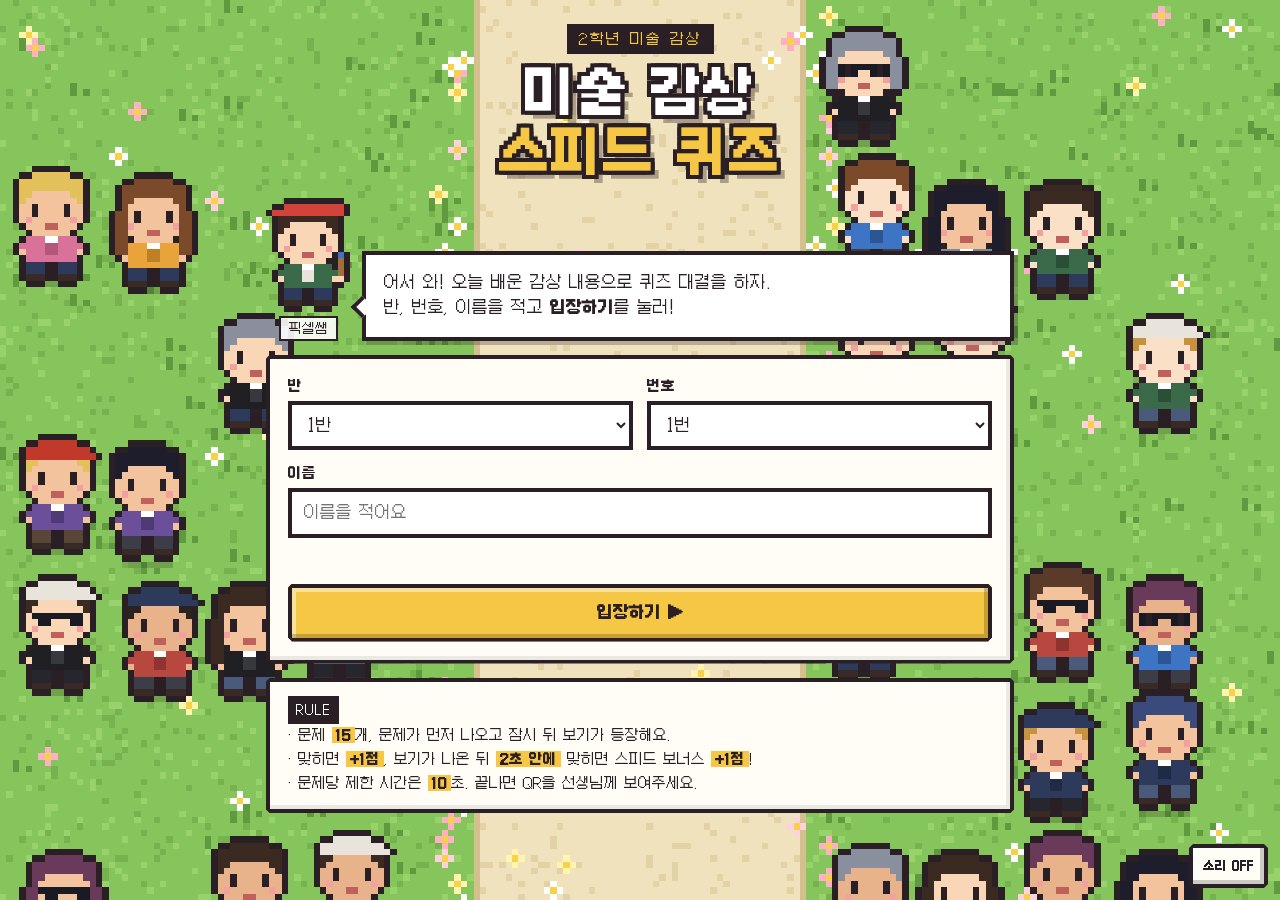
<file: pixel-art-quiz/pixel-art-quiz/index.html>
<!doctype html>
<html lang="ko">
<head>
<meta charset="utf-8">
<meta name="viewport" content="width=device-width, initial-scale=1, viewport-fit=cover">
<title>미술 감상 스피드 퀴즈</title>
<link rel="stylesheet" href="lib/style.css">
<style>
  .wrap { position: relative; z-index: 1; max-width: 780px; margin: 0 auto; padding: 16px 16px 32px; min-height: 100vh; display: flex; flex-direction: column; gap: 14px; }
  .screen { display: none; flex-direction: column; gap: 14px; }
  .screen.on { display: flex; }

  /* 타이틀 */
  .logo { text-align: center; margin-top: 8px; }
  .logo .sub { display: inline-block; background: var(--ink); color: var(--yellow); padding: 6px 12px; font-size: 14px; letter-spacing: 2px; }
  .logo h1 { margin: 10px 0 0; font-size: clamp(30px, 7vw, 52px); line-height: 1.15; color: #fff;
    text-shadow: 4px 0 0 var(--ink), -4px 0 0 var(--ink), 0 4px 0 var(--ink), 0 -4px 0 var(--ink), 4px 4px 0 var(--ink), -4px 4px 0 var(--ink), 4px -4px 0 var(--ink), -4px -4px 0 var(--ink), 8px 8px 0 rgba(42,31,36,.35); }
  .logo h1 em { font-style: normal; color: var(--yellow); }
  .npc-row { display: flex; align-items: flex-end; gap: 12px; }
  .npc { flex: none; display: flex; flex-direction: column; align-items: center; gap: 4px; }
  .npc-row .bubble { flex: 1; font-size: 16px; }
  .npc-row .bubble .tail { left: -12px; bottom: 22px; transform: rotate(45deg); }
  .form { padding: 18px; display: grid; grid-template-columns: 1fr 1fr; gap: 14px; }
  .form .full { grid-column: 1 / -1; }
  .rules { padding: 14px 18px; font-size: 14px; line-height: 1.7; }
  .rules b { background: var(--yellow); padding: 0 4px; }
  .err { color: var(--red); font-size: 14px; min-height: 18px; grid-column: 1 / -1; margin: 0; }

  /* 퀴즈 HUD */
  .hud { display: flex; align-items: center; justify-content: space-between; gap: 10px; padding: 10px 14px; font-weight: 700; }
  .hud .cell { display: flex; align-items: center; gap: 8px; font-size: 18px; }
  .hud .lab { font-size: 11px; background: var(--ink); color: #fff; padding: 3px 6px; letter-spacing: 1px; }
  .combo { color: var(--red); min-width: 70px; text-align: right; }
  .timer { height: 22px; border: var(--px) solid var(--ink); background: #fff; position: relative; overflow: hidden; }
  .timer .fill { position: absolute; inset: 0 auto 0 0; width: 100%; background: repeating-linear-gradient(90deg, var(--green) 0 10px, #4fb35a 10px 20px); }
  .timer .fill.ready { background: repeating-linear-gradient(90deg, #9aa3b0 0 10px, #aab3c0 10px 20px); }
  .timer .fill.warn { background: repeating-linear-gradient(90deg, var(--red) 0 10px, #e2584e 10px 20px); }
  .timer .speed { position: absolute; top: 0; bottom: 0; left: 0; width: 20%; border-right: 3px dashed var(--ink); pointer-events: none; }
  .timer .speed span { position: absolute; right: 4px; top: 1px; font-size: 10px; font-weight: 700; color: var(--ink); }
  .qcat { font-size: 12px; }
  #qText { font-size: clamp(18px, 3.6vw, 24px); font-weight: 700; margin: 6px 0 0; word-break: keep-all; }
  .choices { display: grid; grid-template-columns: 1fr 1fr; gap: 12px; min-height: 180px; }
  .choices.ox { grid-template-columns: 1fr 1fr; }
  .choice { display: flex; align-items: center; gap: 12px; text-align: left; background: var(--paper); font-size: clamp(16px, 3vw, 20px); padding: 14px; min-height: 76px; word-break: keep-all; }
  .choice .no { flex: none; width: 34px; height: 34px; display: grid; place-items: center; color: #fff; border: 3px solid var(--ink); font-size: 16px; }
  .choice:nth-child(1) .no { background: var(--red); }
  .choice:nth-child(2) .no { background: var(--blue); }
  .choice:nth-child(3) .no { background: #d39a12; }
  .choice:nth-child(4) .no { background: var(--green); }
  .ox .choice { justify-content: center; font-size: 64px; min-height: 140px; }
  .ox .choice:nth-child(1) { color: var(--blue); }
  .ox .choice:nth-child(2) { color: var(--red); }
  .ox .choice .no { display: none; }
  .choice.right { background: #c9f0c0; }
  .choice.wrong { background: #ffc9c4; }
  .choice:disabled { opacity: 1; }
  .choice.dim { background: #e4ded0; color: #8a7f80; }
  .choice.right { outline: 4px solid var(--green); outline-offset: -10px; }
  .ready-box { grid-column: 1 / -1; display: grid; place-items: center; font-size: 26px; font-weight: 700; color: #fff;
    text-shadow: 3px 0 0 var(--ink), -3px 0 0 var(--ink), 0 3px 0 var(--ink), 0 -3px 0 var(--ink); animation: blink .5s steps(2) infinite; }
  @keyframes blink { 50% { opacity: .35; } }

  .pop { position: fixed; left: 50%; top: 72%; transform: translate(-50%, -50%); z-index: 5; text-align: center; pointer-events: none; display: none; }
  .pop.on { display: block; animation: popin .25s steps(3); }
  .pop .big { font-size: clamp(34px, 8vw, 56px); font-weight: 700; color: #fff;
    text-shadow: 4px 0 0 var(--ink), -4px 0 0 var(--ink), 0 4px 0 var(--ink), 0 -4px 0 var(--ink), 4px 4px 0 var(--ink), -4px -4px 0 var(--ink), 4px -4px 0 var(--ink), -4px 4px 0 var(--ink); }
  .pop .big.ok { color: var(--yellow); }
  .pop .big.no { color: #ff9a90; }
  .pop .bonus { display: inline-block; margin-top: 8px; background: var(--red); color: #fff; padding: 6px 12px; border: 3px solid var(--ink); font-weight: 700; font-size: 18px; }
  @keyframes popin { from { transform: translate(-50%, -50%) scale(.6); } to { transform: translate(-50%, -50%) scale(1); } }
  .explain { font-size: 15px; padding: 12px 14px; display: none; }
  .explain.on { display: block; }

  /* 결과 */
  .banner { text-align: center; font-size: clamp(34px, 8vw, 58px); font-weight: 700; color: var(--yellow); margin: 6px 0 0;
    text-shadow: 4px 0 0 var(--ink), -4px 0 0 var(--ink), 0 4px 0 var(--ink), 0 -4px 0 var(--ink), 4px 4px 0 var(--ink), -4px -4px 0 var(--ink), 4px -4px 0 var(--ink), -4px 4px 0 var(--ink), 8px 8px 0 rgba(42,31,36,.35); }
  .result { padding: 18px; display: grid; grid-template-columns: auto 1fr; gap: 18px; align-items: center; }
  .result .who { font-size: 15px; }
  .result .score { font-size: 64px; font-weight: 700; line-height: 1; }
  .result .score small { font-size: 20px; }
  .stats { display: grid; grid-template-columns: repeat(3, 1fr); gap: 8px; grid-column: 1 / -1; }
  .stat { border: 3px solid var(--ink); padding: 8px; text-align: center; background: var(--cream); }
  .stat b { display: block; font-size: 22px; }
  .stat span { font-size: 12px; }
  .title-badge { display: inline-block; margin-top: 8px; background: var(--pink); color: #fff; padding: 4px 10px; border: 3px solid var(--ink); font-size: 14px; }
  .qrbox { padding: 16px; text-align: center; }
  .qrbox canvas { width: min(260px, 70vw); height: auto; border: 4px solid var(--ink); background: #fff; }
  .qrbox p { margin: 8px 0 0; font-size: 15px; }
  .review { padding: 14px 18px; font-size: 14px; line-height: 1.6; }
  .review h2 { font-size: 16px; margin: 0 0 8px; }
  .review ol { margin: 0; padding-left: 20px; }
  .review li { margin-bottom: 10px; }
  .review .ans { color: var(--green); font-weight: 700; }
  .review .mine { color: var(--red); }
  .row { display: flex; gap: 10px; flex-wrap: wrap; justify-content: center; }
  .sound { position: fixed; right: 12px; bottom: 12px; z-index: 6; font-size: 12px; padding: 8px 10px; min-height: 44px; }

  @media (max-width: 480px) {
    .choices { grid-template-columns: 1fr; }
    .ox { grid-template-columns: 1fr 1fr !important; }
    .form { grid-template-columns: 1fr; }
    .result { grid-template-columns: 1fr; text-align: center; }
    .result .avatar { justify-self: center; }
  }
</style>
</head>
<body>
<canvas id="bg" aria-hidden="true"></canvas>

<main class="wrap">
  <!-- 1. 타이틀 -->
  <section class="screen on" id="sTitle" aria-label="시작 화면">
    <div class="logo">
      <span class="sub">2학년 미술 감상</span>
      <h1>미술 감상<br><em>스피드 퀴즈</em></h1>
    </div>
    <div class="npc-row">
      <div class="npc"><canvas class="pixelated" id="npc1" aria-hidden="true"></canvas><span class="name-tag">픽셀쌤</span></div>
      <div class="bubble drop"><span class="tail"></span>어서 와! 오늘 배운 감상 내용으로 퀴즈 대결을 하자.<br>반, 번호, 이름을 적고 <b>입장하기</b>를 눌러!</div>
    </div>
    <form class="panel drop form" id="joinForm" autocomplete="off">
      <div><label for="fClass">반</label><select id="fClass" required></select></div>
      <div><label for="fNum">번호</label><select id="fNum" required></select></div>
      <div class="full"><label for="fName">이름</label><input id="fName" maxlength="10" placeholder="이름을 적어요" required></div>
      <p class="err" id="fErr" role="alert"></p>
      <button class="btn full" type="submit">입장하기 ▶</button>
    </form>
    <div class="panel rules">
      <span class="tag">RULE</span><br>
      · 문제 <b id="ruleCount">15</b>개, 문제가 먼저 나오고 잠시 뒤 보기가 등장해요.<br>
      · 맞히면 <b>+1점</b>, 보기가 나온 뒤 <b>2초 안에</b> 맞히면 스피드 보너스 <b>+1점</b>!<br>
      · 문제당 제한 시간은 <b id="ruleLimit">10</b>초. 끝나면 QR을 선생님께 보여주세요.
    </div>
  </section>

  <!-- 2. 퀴즈 -->
  <section class="screen" id="sQuiz" aria-label="퀴즈">
    <div class="panel hud drop">
      <div class="cell"><span class="lab">STAGE</span><span id="hQ">1/15</span></div>
      <div class="cell"><span class="lab">SCORE</span><span id="hS">0</span></div>
      <div class="cell combo" id="hC" aria-live="polite"></div>
    </div>
    <div class="timer" aria-hidden="true"><div class="fill" id="tFill"></div><div class="speed" id="tSpeed"><span>SPEED</span></div></div>
    <div class="npc-row">
      <div class="npc"><canvas class="pixelated" id="npc2" aria-hidden="true"></canvas><span class="name-tag">픽셀쌤</span></div>
      <div class="bubble drop"><span class="tail"></span><span class="tag qcat" id="qCat">영역</span><p id="qText" aria-live="polite">문제</p></div>
    </div>
    <div class="choices" id="choices"></div>
    <div class="panel explain" id="explain" aria-live="polite"></div>
  </section>

  <!-- 3. 결과 -->
  <section class="screen" id="sResult" aria-label="결과">
    <p class="banner">GAME CLEAR!</p>
    <div class="panel drop result">
      <canvas class="pixelated avatar" id="avatar" aria-hidden="true"></canvas>
      <div>
        <div class="who" id="rWho"></div>
        <div class="score" id="rScore">0<small>점</small></div>
        <span class="title-badge" id="rTitle"></span>
      </div>
      <div class="stats">
        <div class="stat"><b id="rCorrect">0</b><span>정답</span></div>
        <div class="stat"><b id="rBonus">0</b><span>스피드 보너스</span></div>
        <div class="stat"><b id="rAvg">0</b><span>평균 반응(초)</span></div>
      </div>
    </div>
    <div class="panel drop qrbox">
      <span class="tag">선생님께 보여주세요</span>
      <div style="margin-top:10px"><canvas id="qr" class="pixelated" role="img" aria-label="결과 QR 코드"></canvas></div>
      <p id="rCode"></p>
    </div>
    <div class="panel review" id="review"></div>
    <div class="row"><button class="btn white" id="againBtn" type="button">다시 도전하기</button></div>
  </section>
</main>

<div class="pop" id="pop" aria-hidden="true"><div class="big" id="popBig"></div><div class="bonus" id="popBonus">SPEED BONUS +1</div></div>
<button class="btn white sound" id="soundBtn" type="button" aria-pressed="false">소리 OFF</button>

<script src="questions.js"></script>
<script src="lib/pixel.js"></script>
<script src="lib/score.js"></script>
<script src="lib/qrcode.js"></script>
<script>
(function () {
  'use strict';
  const CFG = window.QUIZ_CONFIG;
  const BANK = window.QUESTIONS;
  const $ = (id) => document.getElementById(id);

  // ----- 배경/캐릭터 -----
  const scene = new Pixel.Scene($('bg'), { seed: 11 });
  Pixel.drawBig($('npc1'), Pixel.TEACHER_LOOK, 6);
  Pixel.drawBig($('npc2'), Pixel.TEACHER_LOOK, 5);

  // ----- 저장소(실패해도 동작) -----
  const store = {
    get(k) { try { return localStorage.getItem(k); } catch (e) { return null; } },
    set(k, v) { try { localStorage.setItem(k, v); } catch (e) { /* 무시 */ } }
  };

  // ----- 소리 (8비트 효과음) -----
  let soundOn = store.get('asq_sound') === '1';
  let actx = null;
  function beep(freqs, dur) {
    if (!soundOn) return;
    try {
      actx = actx || new (window.AudioContext || window.webkitAudioContext)();
      let t = actx.currentTime;
      freqs.forEach((f) => {
        const o = actx.createOscillator(), g = actx.createGain();
        o.type = 'square'; o.frequency.value = f;
        g.gain.setValueAtTime(0.06, t); g.gain.exponentialRampToValueAtTime(0.001, t + dur);
        o.connect(g); g.connect(actx.destination); o.start(t); o.stop(t + dur);
        t += dur * 0.8;
      });
    } catch (e) { /* 무시 */ }
  }
  const SFX = { ok: () => beep([660, 880], 0.09), bonus: () => beep([660, 880, 1320], 0.08), no: () => beep([220, 160], 0.14), clear: () => beep([523, 659, 784, 1047], 0.12) };
  function renderSound() { $('soundBtn').textContent = soundOn ? '소리 ON' : '소리 OFF'; $('soundBtn').setAttribute('aria-pressed', String(soundOn)); }
  $('soundBtn').addEventListener('click', () => { soundOn = !soundOn; store.set('asq_sound', soundOn ? '1' : '0'); renderSound(); beep([880], 0.06); });
  renderSound();

  // ----- 타이틀 폼 -----
  for (let i = 1; i <= (CFG.classCount || 4); i++) $('fClass').insertAdjacentHTML('beforeend', `<option value="${i}">${i}반</option>`);
  for (let i = 1; i <= (CFG.maxNumber || 25); i++) $('fNum').insertAdjacentHTML('beforeend', `<option value="${i}">${i}번</option>`);
  const last = JSON.parse(store.get('asq_last') || 'null');
  if (last && last.c <= (CFG.classCount || 4) && last.n <= (CFG.maxNumber || 25)) { $('fClass').value = last.c; $('fNum').value = last.n; $('fName').value = last.nm; }
  $('ruleCount').textContent = CFG.questionsPerGame;
  $('ruleLimit').textContent = Math.round(CFG.limitMs / 1000);

  let player = null;
  $('joinForm').addEventListener('submit', (e) => {
    e.preventDefault();
    const nm = $('fName').value.trim().replace(/\s+/g, '');
    if (nm.length < 2) { $('fErr').textContent = '이름을 2글자 이상 적어 주세요.'; return; }
    $('fErr').textContent = '';
    player = { c: +$('fClass').value, n: +$('fNum').value, nm };
    store.set('asq_last', JSON.stringify(player));
    startGame();
  });

  // ----- 문제 뽑기: 영역별로 고르게 -----
  function shuffle(a) { a = a.slice(); for (let i = a.length - 1; i > 0; i--) { const j = Math.floor(Math.random() * (i + 1)); [a[i], a[j]] = [a[j], a[i]]; } return a; }
  function pickQuestions(n) {
    const byCat = {};
    BANK.forEach((q) => { (byCat[q.cat] = byCat[q.cat] || []).push(q); });
    const pools = shuffle(Object.keys(byCat)).map((k) => shuffle(byCat[k]));
    const out = [];
    while (out.length < n && pools.some((p) => p.length)) {
      for (const p of pools) { if (p.length && out.length < n) out.push(p.pop()); }
    }
    // 보기 순서도 섞기 (O/X는 그대로)
    return shuffle(out).map((q) => {
      if (q.c.length === 2 && q.c[0] === 'O') return Object.assign({}, q);
      const order = shuffle(q.c.map((_, i) => i));
      return Object.assign({}, q, { c: order.map((i) => q.c[i]), a: order.indexOf(q.a) });
    });
  }

  // ----- 게임 진행 -----
  let qs = [], idx = 0, score = 0, correct = 0, bonus = 0, combo = 0, totalMs = 0, log = [];
  let phase = 'idle', shownAt = 0, timerRAF = 0, readyTO = 0;

  function show(id) {
    ['sTitle', 'sQuiz', 'sResult'].forEach((s) => $(s).classList.toggle('on', s === id));
    window.scrollTo(0, 0);
  }

  function startGame() {
    qs = pickQuestions(CFG.questionsPerGame);
    idx = 0; score = 0; correct = 0; bonus = 0; combo = 0; totalMs = 0; log = [];
    scene.cheer = false;
    $('tSpeed').style.width = (CFG.speedMs / CFG.limitMs * 100) + '%';
    show('sQuiz');
    nextQ();
  }

  function nextQ() {
    const q = qs[idx];
    $('hQ').textContent = (idx + 1) + '/' + qs.length;
    $('hS').textContent = score;
    $('hC').textContent = combo >= 2 ? combo + ' COMBO' : '';
    $('qCat').textContent = q.cat;
    $('qText').textContent = q.q;
    $('explain').classList.remove('on');
    const box = $('choices');
    box.className = 'choices' + (q.c[0] === 'O' && q.c.length === 2 ? ' ox' : '');
    box.innerHTML = '<div class="ready-box">READY...</div>';
    phase = 'ready';
    const fill = $('tFill');
    fill.className = 'fill ready'; fill.style.width = '0%';
    const t0 = performance.now();
    cancelAnimationFrame(timerRAF);
    (function readyAnim() {
      const p = Math.min(1, (performance.now() - t0) / CFG.readyMs);
      fill.style.width = (p * 100) + '%';
      if (phase === 'ready' && p < 1) timerRAF = requestAnimationFrame(readyAnim);
    })();
    clearTimeout(readyTO);
    readyTO = setTimeout(showChoices, CFG.readyMs);
  }

  function showChoices() {
    const q = qs[idx];
    const box = $('choices');
    box.innerHTML = '';
    q.c.forEach((txt, i) => {
      const b = document.createElement('button');
      b.type = 'button'; b.className = 'btn choice';
      b.innerHTML = '<span class="no">' + (i + 1) + '</span><span></span>';
      b.lastChild.textContent = txt;
      b.setAttribute('aria-label', (i + 1) + '번 ' + txt);
      b.addEventListener('pointerdown', (e) => { e.preventDefault(); answer(i); });
      b.addEventListener('click', () => answer(i)); // 키보드용
      box.appendChild(b);
    });
    phase = 'answer';
    shownAt = performance.now();
    const fill = $('tFill');
    fill.className = 'fill';
    cancelAnimationFrame(timerRAF);
    (function tick() {
      if (phase !== 'answer') return;
      const el = performance.now() - shownAt;
      const left = Math.max(0, 1 - el / CFG.limitMs);
      fill.style.width = (left * 100) + '%';
      fill.className = 'fill' + (left < 0.3 ? ' warn' : '');
      if (el >= CFG.limitMs) { answer(-1); return; }
      timerRAF = requestAnimationFrame(tick);
    })();
  }

  function answer(i) {
    if (phase !== 'answer') return;
    phase = 'feedback';
    cancelAnimationFrame(timerRAF);
    const q = qs[idx];
    const ms = Math.min(CFG.limitMs, Math.round(performance.now() - shownAt));
    totalMs += ms;
    const ok = i === q.a;
    const fast = ok && ms <= CFG.speedMs;
    if (ok) { score += 1; correct += 1; combo += 1; } else { combo = 0; }
    if (fast) { score += 1; bonus += 1; }
    log.push({ q, pick: i, ok, ms });

    const btns = $('choices').querySelectorAll('.choice');
    btns.forEach((b, k) => {
      b.disabled = true;
      if (k === q.a) b.classList.add('right');
      else if (k === i) b.classList.add('wrong');
      else b.classList.add('dim');
    });
    $('hS').textContent = score;
    $('hC').textContent = combo >= 2 ? combo + ' COMBO' : '';

    const big = $('popBig');
    big.className = 'big ' + (ok ? 'ok' : 'no');
    big.textContent = ok ? '정답! +1' : (i === -1 ? '시간 초과!' : '아쉬워요!');
    $('popBonus').style.display = fast ? 'inline-block' : 'none';
    const pop = $('pop');
    pop.classList.remove('on'); void pop.offsetWidth; pop.classList.add('on');
    if (fast) SFX.bonus(); else if (ok) SFX.ok(); else SFX.no();

    if (!ok) { $('explain').textContent = '정답: ' + q.c[q.a] + ' · ' + q.e; $('explain').classList.add('on'); }
    setTimeout(() => {
      pop.classList.remove('on');
      idx += 1;
      if (idx < qs.length) nextQ(); else finish();
    }, ok ? 1300 : 2600);
  }

  // ----- 결과 -----
  function rankTitle(pct) {
    if (pct >= 0.9) return '전설의 큐레이터';
    if (pct >= 0.75) return '미술관 도슨트';
    if (pct >= 0.55) return '열정 감상가';
    if (pct >= 0.35) return '견습 감상가';
    return '미술관 첫 방문자';
  }

  function finish() {
    phase = 'done';
    scene.cheer = true;
    SFX.clear();
    const key = 'asq_try_' + player.c + '_' + player.n;
    const attempt = (parseInt(store.get(key) || '0', 10) || 0) + 1;
    store.set(key, String(attempt));

    const rec = { c: player.c, n: player.n, nm: player.nm, s: score, k: correct, b: bonus, q: qs.length, t: totalMs, a: attempt, d: Date.now() };
    const max = qs.length * 2;
    $('rWho').textContent = player.c + '반 ' + player.n + '번 ' + player.nm + (attempt > 1 ? ' · ' + attempt + '회차' : '');
    $('rScore').innerHTML = score + '<small>점 / ' + max + '</small>';
    $('rTitle').textContent = rankTitle(score / max);
    $('rCorrect').textContent = correct + '/' + qs.length;
    $('rBonus').textContent = bonus;
    $('rAvg').textContent = (totalMs / qs.length / 1000).toFixed(1);
    Pixel.drawBig($('avatar'), Pixel.makeLook(Pixel.hashStr(player.nm + player.c + player.n)), 6);

    drawQR($('qr'), ScoreCode.encode(rec));
    $('rCode').textContent = '점수 ' + score + ' · 총 반응 ' + (totalMs / 1000).toFixed(1) + '초';

    const wrong = log.filter((l) => !l.ok);
    const rv = $('review');
    rv.innerHTML = '';
    const h = document.createElement('h2');
    h.textContent = wrong.length ? '다시 보는 오답 노트 (' + wrong.length + '개)' : '오답 없음! 완벽해요';
    rv.appendChild(h);
    if (wrong.length) {
      const ol = document.createElement('ol');
      wrong.forEach((l) => {
        const li = document.createElement('li');
        const q = document.createElement('div'); q.textContent = l.q.q;
        const a = document.createElement('div'); a.className = 'ans'; a.textContent = '정답: ' + l.q.c[l.q.a];
        const m = document.createElement('div'); m.className = 'mine'; m.textContent = '내 답: ' + (l.pick < 0 ? '시간 초과' : l.q.c[l.pick]);
        const e = document.createElement('div'); e.textContent = l.q.e;
        li.append(q, a, m, e); ol.appendChild(li);
      });
      rv.appendChild(ol);
    }
    show('sResult');
  }

  function drawQR(canvas, text) {
    const qr = qrcode(0, 'M');
    qr.addData(text, 'Byte');
    qr.make();
    const n = qr.getModuleCount(), quiet = 4, cell = 8;
    const size = (n + quiet * 2) * cell;
    canvas.width = size; canvas.height = size;
    const c = canvas.getContext('2d');
    c.fillStyle = '#fff'; c.fillRect(0, 0, size, size);
    c.fillStyle = '#000';
    for (let r = 0; r < n; r++) for (let k = 0; k < n; k++) if (qr.isDark(r, k)) c.fillRect((k + quiet) * cell, (r + quiet) * cell, cell, cell);
  }

  $('againBtn').addEventListener('click', () => { show('sTitle'); scene.cheer = false; });

  // 테스트용 훅
  window.__quiz = { pickQuestions, get state() { return { idx, score, correct, bonus, totalMs, phase }; }, answerCorrect() { if (phase === 'answer') answer(qs[idx].a); } };
})();
</script>
</body>
</html>
</file>
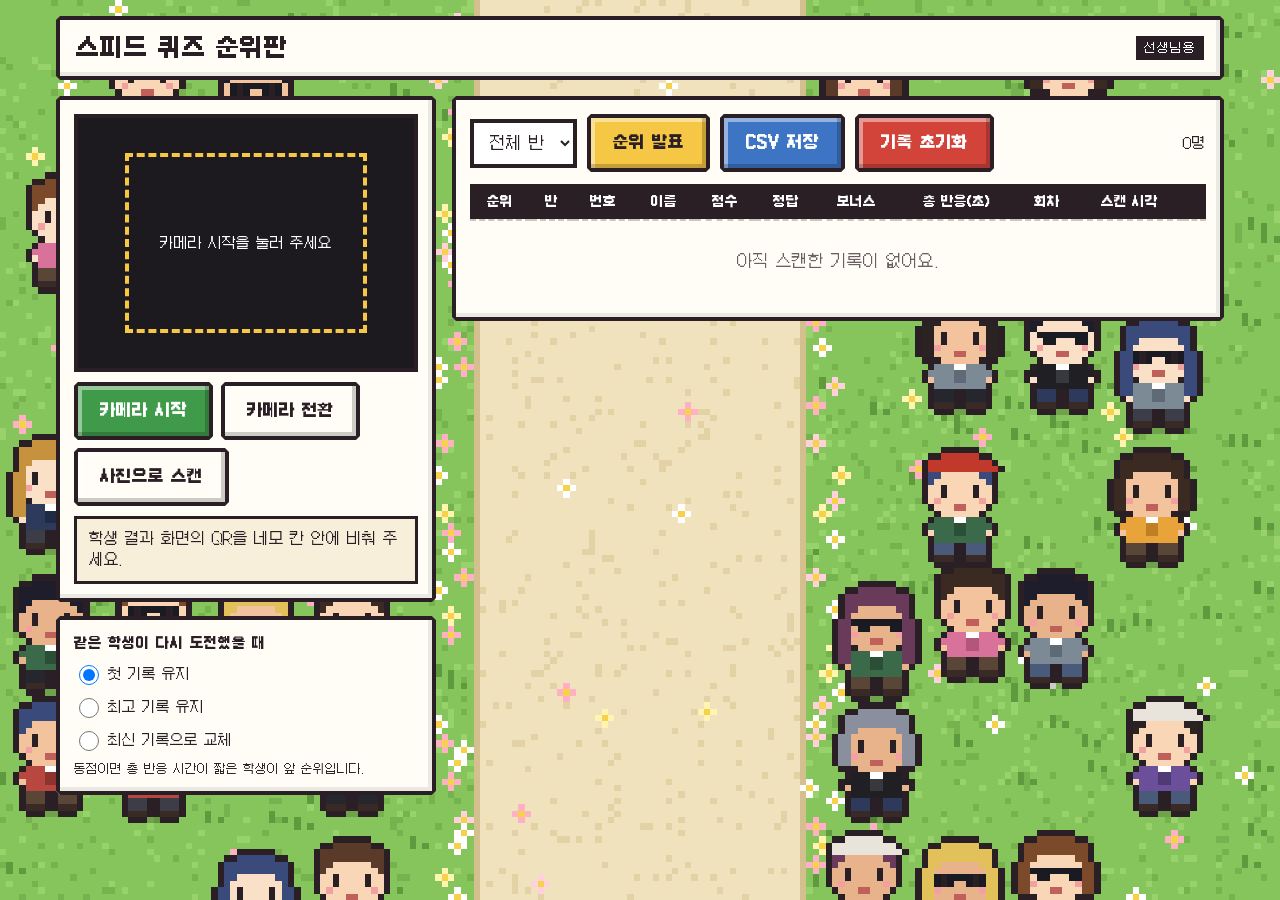
<file: pixel-art-quiz/pixel-art-quiz/teacher.html>
<!doctype html>
<html lang="ko">
<head>
<meta charset="utf-8">
<meta name="viewport" content="width=device-width, initial-scale=1">
<title>스피드 퀴즈 순위판</title>
<link rel="stylesheet" href="lib/style.css">
<style>
  .wrap { position: relative; z-index: 1; max-width: 1200px; margin: 0 auto; padding: 16px; display: grid; grid-template-columns: minmax(280px, 380px) 1fr; gap: 16px; align-items: start; }
  header { grid-column: 1 / -1; display: flex; align-items: center; justify-content: space-between; gap: 12px; flex-wrap: wrap; padding: 12px 16px; }
  header h1 { margin: 0; font-size: 24px; }
  .side { display: flex; flex-direction: column; gap: 14px; }
  .cam { padding: 14px; display: flex; flex-direction: column; gap: 10px; }
  .view { position: relative; background: #1d1a1f; aspect-ratio: 4 / 3; border: 4px solid var(--ink); overflow: hidden; display: grid; place-items: center; color: #fff; font-size: 14px; text-align: center; }
  .view video { position: absolute; inset: 0; width: 100%; height: 100%; object-fit: cover; }
  .view .frame { position: absolute; inset: 14%; border: 4px dashed var(--yellow); pointer-events: none; }
  .msg { min-height: 52px; padding: 10px 12px; border: 3px solid var(--ink); background: var(--cream); font-size: 15px; line-height: 1.4; }
  .msg.ok { background: #c9f0c0; }
  .msg.bad { background: #ffc9c4; }
  .msg.dup { background: #fff0b0; }
  .opts { padding: 14px; display: flex; flex-direction: column; gap: 10px; font-size: 14px; }
  .opts .r { display: flex; gap: 8px; align-items: center; }
  .opts .r label { margin: 0; font-weight: 400; display: flex; gap: 6px; align-items: center; }
  .opts input[type=radio] { width: 20px; min-height: 20px; height: 20px; }
  .board { padding: 14px; }
  .toolbar { display: flex; gap: 10px; flex-wrap: wrap; align-items: center; margin-bottom: 12px; }
  .toolbar select { width: auto; }
  .count { margin-left: auto; font-size: 14px; }
  .tbl-wrap { overflow-x: auto; }
  table { width: 100%; border-collapse: collapse; font-size: 15px; }
  th, td { padding: 9px 8px; border-bottom: 2px dashed rgba(42,31,36,.25); text-align: center; white-space: nowrap; }
  th { background: var(--ink); color: #fff; font-size: 13px; position: sticky; top: 0; }
  td.nm { text-align: left; }
  .medal { display: inline-grid; place-items: center; width: 30px; height: 30px; border: 3px solid var(--ink); font-weight: 700; }
  .m1 { background: #f6c744; } .m2 { background: #d8dde4; } .m3 { background: #d99a5b; }
  tr.new td { animation: flash 1s steps(4); }
  @keyframes flash { 0%, 50% { background: #fff0b0; } }
  .del { font: inherit; background: none; border: 0; color: var(--red); cursor: pointer; min-height: 32px; text-decoration: underline; }
  .empty { padding: 30px; text-align: center; color: #6b5f63; }

  /* 순위 발표 (전체화면) */
  .stage { position: fixed; inset: 0; z-index: 20; display: none; flex-direction: column; align-items: center; justify-content: flex-start; padding: 28px 16px; overflow: auto; }
  .stage.on { display: flex; }
  body.staging .wrap { visibility: hidden; }
  .stage h2 { font-size: clamp(32px, 5vw, 60px); margin: 0 0 20px; color: var(--yellow);
    text-shadow: 4px 0 0 var(--ink), -4px 0 0 var(--ink), 0 4px 0 var(--ink), 0 -4px 0 var(--ink), 4px 4px 0 var(--ink), -4px -4px 0 var(--ink), 4px -4px 0 var(--ink), -4px 4px 0 var(--ink); }
  .podium { display: flex; align-items: flex-end; gap: 18px; margin-bottom: 22px; flex-wrap: wrap; justify-content: center; }
  .pod { display: flex; flex-direction: column; align-items: center; gap: 6px; }
  .pod .block { width: 150px; display: grid; place-items: center; font-size: 40px; font-weight: 700; border: 4px solid var(--ink); }
  .pod .who { background: #fff; border: 3px solid var(--ink); padding: 6px 10px; font-size: 18px; text-align: center; }
  .pod .who small { display: block; font-size: 14px; }
  .rest { width: min(720px, 100%); padding: 12px 16px; font-size: 18px; }
  .rest div { display: flex; justify-content: space-between; padding: 6px 0; border-bottom: 2px dashed rgba(42,31,36,.25); }
  .stage .close { position: fixed; right: 16px; top: 16px; }
  @media (max-width: 820px) { .wrap { grid-template-columns: 1fr; } }
</style>
</head>
<body>
<canvas id="bg" aria-hidden="true"></canvas>

<main class="wrap">
  <header class="panel drop">
    <h1>스피드 퀴즈 순위판</h1>
    <span class="tag">선생님용</span>
  </header>

  <div class="side">
    <section class="panel drop cam" aria-label="QR 스캔">
      <div class="view" id="view">카메라 시작을 눌러 주세요<video id="video" playsinline muted></video><div class="frame"></div></div>
      <div class="row" style="display:flex;gap:8px;flex-wrap:wrap">
        <button class="btn green" id="camBtn" type="button">카메라 시작</button>
        <button class="btn white" id="flipBtn" type="button">카메라 전환</button>
        <label class="btn white" for="fileIn" style="margin:0;display:inline-flex;align-items:center">사진으로 스캔</label>
        <input class="sr-only" type="file" id="fileIn" accept="image/*" capture="environment">
      </div>
      <div class="msg" id="msg" role="status" aria-live="polite">학생 결과 화면의 QR을 네모 칸 안에 비춰 주세요.</div>
    </section>

    <section class="panel opts" aria-label="설정">
      <b>같은 학생이 다시 도전했을 때</b>
      <div class="r"><label><input type="radio" name="dup" value="first" checked> 첫 기록 유지</label></div>
      <div class="r"><label><input type="radio" name="dup" value="best"> 최고 기록 유지</label></div>
      <div class="r"><label><input type="radio" name="dup" value="latest"> 최신 기록으로 교체</label></div>
      <small>동점이면 총 반응 시간이 짧은 학생이 앞 순위입니다.</small>
    </section>
  </div>

  <section class="panel drop board" aria-label="순위">
    <div class="toolbar">
      <label for="clsSel" class="sr-only">반 선택</label>
      <select id="clsSel"><option value="all">전체 반</option></select>
      <button class="btn" id="showBtn" type="button">순위 발표</button>
      <button class="btn blue" id="csvBtn" type="button">CSV 저장</button>
      <button class="btn red" id="clearBtn" type="button">기록 초기화</button>
      <span class="count" id="count">0명</span>
    </div>
    <div class="tbl-wrap">
      <table>
        <thead><tr><th>순위</th><th>반</th><th>번호</th><th>이름</th><th>점수</th><th>정답</th><th>보너스</th><th>총 반응(초)</th><th>회차</th><th>스캔 시각</th><th></th></tr></thead>
        <tbody id="tbody"></tbody>
      </table>
      <div class="empty" id="empty">아직 스캔한 기록이 없어요.</div>
    </div>
  </section>
</main>

<section class="stage" id="stage" aria-label="순위 발표">
  <button class="btn white close" id="closeStage" type="button">닫기</button>
  <h2 id="stageTitle">TOP RANKING</h2>
  <div class="podium" id="podium"></div>
  <div class="panel rest" id="rest"></div>
</section>

<script src="lib/pixel.js"></script>
<script src="lib/score.js"></script>
<script src="lib/jsQR.js"></script>
<script>
(function () {
  'use strict';
  const $ = (id) => document.getElementById(id);
  const scene = new Pixel.Scene($('bg'), { seed: 5, crowd: 34 });

  const KEY = 'asq_teacher_records';
  const store = {
    get() { try { return JSON.parse(localStorage.getItem(KEY) || '[]'); } catch (e) { return []; } },
    set(v) { try { localStorage.setItem(KEY, JSON.stringify(v)); } catch (e) { /* 무시 */ } }
  };
  let records = store.get();
  let lastId = null;

  const idOf = (r) => r.c + '-' + r.n;
  const better = (a, b) => (b.s - a.s) || (a.t - b.t); // 음수면 a가 앞
  function ranked(list) {
    const sorted = list.slice().sort(better);
    let rank = 0;
    return sorted.map((r, i) => {
      if (i === 0 || better(sorted[i - 1], r) !== 0) rank = i + 1;
      return Object.assign({ rank }, r);
    });
  }

  // ----- 메시지 / 효과음 -----
  function say(text, kind) { const m = $('msg'); m.textContent = text; m.className = 'msg' + (kind ? ' ' + kind : ''); }
  let actx = null;
  function beep(f) { try { actx = actx || new (window.AudioContext || window.webkitAudioContext)(); const o = actx.createOscillator(), g = actx.createGain(); o.type = 'square'; o.frequency.value = f; g.gain.setValueAtTime(0.05, actx.currentTime); g.gain.exponentialRampToValueAtTime(0.001, actx.currentTime + 0.15); o.connect(g); g.connect(actx.destination); o.start(); o.stop(actx.currentTime + 0.15); } catch (e) { /* 무시 */ } }

  // ----- 기록 추가 -----
  let lastText = '', lastTime = 0;
  function handleText(text) {
    const now = Date.now();
    if (text === lastText && now - lastTime < 4000) return; // 같은 QR 연속 인식 방지
    lastText = text; lastTime = now;
    const res = ScoreCode.decode(text);
    if (!res.ok) { say('인식 실패: ' + res.err, 'bad'); beep(180); return; }
    const r = res.rec;
    if (typeof r.s !== 'number' || r.s > r.q * 2 || r.k > r.q || r.b > r.k) { say('점수 값이 올바르지 않아요 (변조 의심)', 'bad'); beep(180); return; }
    const rec = { c: r.c, n: r.n, nm: r.nm, s: r.s, k: r.k, b: r.b, q: r.q, t: r.t, a: r.a, d: r.d, at: now };
    const who = r.c + '반 ' + r.n + '번 ' + r.nm;
    const i = records.findIndex((x) => idOf(x) === idOf(rec));
    const mode = document.querySelector('input[name=dup]:checked').value;
    if (i >= 0) {
      const old = records[i];
      if (old.d === rec.d) { say(who + ' : 이미 등록된 QR이에요.', 'dup'); beep(330); return; }
      let replace = mode === 'latest' || (mode === 'best' && better(rec, old) < 0);
      if (replace) { records[i] = rec; say(who + ' : 기록 교체 → ' + rec.s + '점 (' + rec.a + '회차)', 'dup'); }
      else { say(who + ' : 이미 등록됨. 기존 기록 ' + old.s + '점 유지 (이번 ' + rec.s + '점)', 'dup'); beep(330); return; }
    } else {
      records.push(rec);
      say(who + ' : ' + rec.s + '점 등록 완료!', 'ok');
    }
    lastId = idOf(rec);
    beep(880);
    store.set(records);
    render();
  }

  // ----- 표 그리기 -----
  function filtered() {
    const v = $('clsSel').value;
    return v === 'all' ? records : records.filter((r) => String(r.c) === v);
  }
  function render() {
    const classes = Array.from(new Set(records.map((r) => r.c))).sort((a, b) => a - b);
    const cur = $('clsSel').value;
    $('clsSel').innerHTML = '<option value="all">전체 반</option>' + classes.map((c) => `<option value="${c}">${c}반</option>`).join('');
    $('clsSel').value = classes.map(String).includes(cur) ? cur : 'all';

    const list = ranked(filtered());
    const tb = $('tbody'); tb.innerHTML = '';
    list.forEach((r) => {
      const tr = document.createElement('tr');
      if (idOf(r) === lastId) tr.className = 'new';
      const rankCell = r.rank <= 3 ? `<span class="medal m${r.rank}">${r.rank}</span>` : r.rank;
      const t = new Date(r.at);
      tr.innerHTML = `<td>${rankCell}</td><td>${r.c}</td><td>${r.n}</td><td class="nm"></td><td><b>${r.s}</b></td><td>${r.k}/${r.q}</td><td>${r.b}</td><td>${(r.t / 1000).toFixed(1)}</td><td>${r.a || 1}</td><td>${t.getHours()}:${String(t.getMinutes()).padStart(2, '0')}</td><td><button class="del" type="button">삭제</button></td>`;
      tr.querySelector('.nm').textContent = r.nm;
      tr.querySelector('.del').setAttribute('aria-label', r.nm + ' 기록 삭제');
      tr.querySelector('.del').addEventListener('click', (e) => {
        const b = e.currentTarget;
        if (b.dataset.armed) { records = records.filter((x) => idOf(x) !== idOf(r)); store.set(records); render(); }
        else { b.dataset.armed = '1'; b.textContent = '정말 삭제?'; setTimeout(() => { b.textContent = '삭제'; delete b.dataset.armed; }, 3000); }
      });
      tb.appendChild(tr);
    });
    $('empty').style.display = list.length ? 'none' : 'block';
    $('count').textContent = list.length + '명';
  }
  $('clsSel').addEventListener('change', render);

  // ----- 카메라 스캔 -----
  const video = $('video');
  const work = document.createElement('canvas');
  const wctx = work.getContext('2d', { willReadFrequently: true });
  let stream = null, facing = 'environment', scanning = false;

  async function startCam() {
    stopCam();
    try {
      stream = await navigator.mediaDevices.getUserMedia({ video: { facingMode: facing, width: { ideal: 1280 }, height: { ideal: 720 } }, audio: false });
      video.srcObject = stream; await video.play();
      scanning = true; $('camBtn').textContent = '카메라 끄기';
      say('스캔 준비 완료! QR을 비춰 주세요.');
      requestAnimationFrame(scanLoop);
    } catch (e) {
      say('카메라를 켤 수 없어요. 주소가 https 인지, 카메라 권한을 허용했는지 확인해 주세요. "사진으로 스캔"도 쓸 수 있어요.', 'bad');
    }
  }
  function stopCam() {
    scanning = false;
    if (stream) stream.getTracks().forEach((t) => t.stop());
    stream = null; $('camBtn').textContent = '카메라 시작';
  }
  let lastScan = 0;
  function scanLoop(ts) {
    if (!scanning) return;
    if (ts - lastScan > 180 && video.readyState >= 2) {
      lastScan = ts;
      const w = video.videoWidth, h = video.videoHeight;
      const scale = Math.min(1, 800 / Math.max(w, h));
      work.width = Math.round(w * scale); work.height = Math.round(h * scale);
      wctx.drawImage(video, 0, 0, work.width, work.height);
      const img = wctx.getImageData(0, 0, work.width, work.height);
      const code = jsQR(img.data, img.width, img.height, { inversionAttempts: 'dontInvert' });
      if (code && code.data) handleText(code.data);
    }
    requestAnimationFrame(scanLoop);
  }
  $('camBtn').addEventListener('click', () => (scanning ? stopCam() : startCam()));
  $('flipBtn').addEventListener('click', () => { facing = facing === 'environment' ? 'user' : 'environment'; if (scanning) startCam(); });

  $('fileIn').addEventListener('change', (e) => {
    const f = e.target.files && e.target.files[0];
    if (!f) return;
    const img = new Image();
    img.onload = () => {
      const scale = Math.min(1, 1400 / Math.max(img.width, img.height));
      work.width = Math.round(img.width * scale); work.height = Math.round(img.height * scale);
      wctx.drawImage(img, 0, 0, work.width, work.height);
      const d = wctx.getImageData(0, 0, work.width, work.height);
      const code = jsQR(d.data, d.width, d.height);
      lastText = '';
      if (code && code.data) handleText(code.data); else say('사진에서 QR을 찾지 못했어요. 더 가까이 찍어 주세요.', 'bad');
      URL.revokeObjectURL(img.src);
    };
    img.src = URL.createObjectURL(f);
    e.target.value = '';
  });

  // ----- CSV / 초기화 -----
  $('csvBtn').addEventListener('click', () => {
    const list = ranked(filtered());
    const rows = [['순위', '반', '번호', '이름', '점수', '정답수', '문항수', '스피드보너스', '총반응(초)', '회차', '스캔시각']]
      .concat(list.map((r) => [r.rank, r.c, r.n, r.nm, r.s, r.k, r.q, r.b, (r.t / 1000).toFixed(1), r.a || 1, new Date(r.at).toLocaleString('ko-KR')]));
    const csv = '﻿' + rows.map((r) => r.map((v) => '"' + String(v).replace(/"/g, '""') + '"').join(',')).join('\r\n');
    const a = document.createElement('a');
    a.href = URL.createObjectURL(new Blob([csv], { type: 'text/csv;charset=utf-8' }));
    const d = new Date();
    a.download = '스피드퀴즈_순위_' + ($('clsSel').value === 'all' ? '전체' : $('clsSel').value + '반') + '_' + d.getFullYear() + String(d.getMonth() + 1).padStart(2, '0') + String(d.getDate()).padStart(2, '0') + '.csv';
    document.body.appendChild(a); a.click(); a.remove();
  });
  $('clearBtn').addEventListener('click', (e) => {
    const b = e.currentTarget;
    if (b.dataset.armed) { records = []; store.set(records); lastId = null; render(); say('기록을 모두 지웠어요.'); b.textContent = '기록 초기화'; delete b.dataset.armed; }
    else { b.dataset.armed = '1'; b.textContent = '한 번 더 누르면 삭제'; setTimeout(() => { b.textContent = '기록 초기화'; delete b.dataset.armed; }, 3000); }
  });

  // ----- 순위 발표 -----
  $('showBtn').addEventListener('click', () => {
    const list = ranked(filtered());
    $('stageTitle').textContent = ($('clsSel').value === 'all' ? '' : $('clsSel').value + '반 ') + 'TOP RANKING';
    const pod = $('podium'); pod.innerHTML = '';
    const order = [1, 0, 2]; // 2등-1등-3등 배치
    const heights = [170, 120, 90], colors = ['#f6c744', '#d8dde4', '#d99a5b'];
    order.forEach((i) => {
      const r = list[i]; if (!r) return;
      const el = document.createElement('div'); el.className = 'pod';
      const cv = document.createElement('canvas'); cv.className = 'pixelated';
      Pixel.drawBig(cv, Pixel.makeLook(Pixel.hashStr(r.nm + r.c + r.n)), 6);
      const who = document.createElement('div'); who.className = 'who';
      who.textContent = r.nm; const sm = document.createElement('small'); sm.textContent = r.c + '반 ' + r.n + '번 · ' + r.s + '점'; who.appendChild(sm);
      const blk = document.createElement('div'); blk.className = 'block';
      const place = Math.min(r.rank, 3) - 1;
      blk.style.height = heights[place] + 'px'; blk.style.background = colors[place]; blk.textContent = r.rank;
      el.append(cv, who, blk); pod.appendChild(el);
    });
    const rest = $('rest'); rest.innerHTML = '';
    list.slice(3, 10).forEach((r) => {
      const d = document.createElement('div');
      const a = document.createElement('span'); a.textContent = r.rank + '위  ' + r.c + '반 ' + r.n + '번 ' + r.nm;
      const b = document.createElement('b'); b.textContent = r.s + '점';
      d.append(a, b); rest.appendChild(d);
    });
    rest.style.display = list.length > 3 ? 'block' : 'none';
    scene.cheer = true;
    $('stage').classList.add('on'); document.body.classList.add('staging');
  });
  $('closeStage').addEventListener('click', () => { $('stage').classList.remove('on'); document.body.classList.remove('staging'); scene.cheer = false; });

  render();
  window.__teacher = { handleText, get records() { return records; } };
})();
</script>
</body>
</html>
</file>
<file: pixel-art-quiz/pixel-art-quiz/lib/style.css>
@font-face { font-family: 'Galmuri11'; src: url('../fonts/Galmuri11.woff2') format('woff2'); font-display: swap; }
@font-face { font-family: 'Galmuri11'; font-weight: 700; src: url('../fonts/Galmuri11-Bold.woff2') format('woff2'); font-display: swap; }

:root {
  --ink: #2a1f24;
  --paper: #fffdf6;
  --cream: #f7efd9;
  --red: #d2443a;
  --blue: #3e74c4;
  --yellow: #f6c744;
  --green: #3f9a4a;
  --pink: #e8729a;
  --grass: #86c45c;
  --shadow: rgba(42, 31, 36, 0.28);
  --px: 4px;
}
* { box-sizing: border-box; -webkit-tap-highlight-color: transparent; }
html, body { margin: 0; height: 100%; }
body {
  font-family: 'Galmuri11', 'DungGeunMo', monospace;
  color: var(--ink);
  background: var(--grass);
  -webkit-font-smoothing: none;
  overflow-x: hidden;
}
#bg { position: fixed; inset: 0; width: 100vw; height: 100vh; image-rendering: pixelated; image-rendering: crisp-edges; z-index: 0; }
.pixelated { image-rendering: pixelated; image-rendering: crisp-edges; }

/* 픽셀 패널: 계단식 모서리 + 두꺼운 외곽선 */
.panel {
  position: relative;
  background: var(--paper);
  border: var(--px) solid var(--ink);
  clip-path: polygon(var(--px) 0, calc(100% - var(--px)) 0, 100% var(--px), 100% calc(100% - var(--px)), calc(100% - var(--px)) 100%, var(--px) 100%, 0 calc(100% - var(--px)), 0 var(--px));
  box-shadow: inset calc(var(--px) * -1) calc(var(--px) * -1) 0 rgba(0, 0, 0, 0.08);
}
.drop { filter: drop-shadow(var(--px) var(--px) 0 var(--shadow)); }

.btn {
  font: inherit; font-weight: 700; cursor: pointer; color: var(--ink);
  background: var(--yellow);
  border: var(--px) solid var(--ink);
  padding: 14px 22px; min-height: 52px;
  clip-path: polygon(var(--px) 0, calc(100% - var(--px)) 0, 100% var(--px), 100% calc(100% - var(--px)), calc(100% - var(--px)) 100%, var(--px) 100%, 0 calc(100% - var(--px)), 0 var(--px));
  box-shadow: inset calc(var(--px) * -1) calc(var(--px) * -1) 0 rgba(0, 0, 0, 0.2), inset var(--px) var(--px) 0 rgba(255, 255, 255, 0.45);
  transition: transform 0.05s;
}
.btn:active { transform: translateY(3px); box-shadow: inset var(--px) var(--px) 0 rgba(0, 0, 0, 0.2); }
.btn:disabled { opacity: 0.55; cursor: default; }
.btn.blue { background: var(--blue); color: #fff; }
.btn.red { background: var(--red); color: #fff; }
.btn.green { background: var(--green); color: #fff; }
.btn.white { background: var(--paper); }
.btn:focus-visible, input:focus-visible, select:focus-visible { outline: 3px dashed var(--ink); outline-offset: 3px; }

/* 말풍선 */
.bubble { position: relative; background: #fff; border: var(--px) solid var(--ink); padding: 16px 18px; line-height: 1.55;
  clip-path: none; }
.bubble::before { content: ''; position: absolute; inset: calc(var(--px) * -1); pointer-events: none; }
.bubble .tail { position: absolute; width: 16px; height: 16px; background: #fff; border-left: var(--px) solid var(--ink); border-bottom: var(--px) solid var(--ink); }

.tag { display: inline-block; background: var(--ink); color: #fff; padding: 4px 8px; font-size: 12px; letter-spacing: 1px; }
.name-tag { display: inline-block; background: rgba(255, 255, 255, 0.9); border: 2px solid var(--ink); padding: 2px 8px; font-size: 13px; }

input, select {
  font: inherit; color: var(--ink); background: #fff; border: var(--px) solid var(--ink);
  padding: 10px 12px; min-height: 48px; width: 100%; border-radius: 0;
}
label { font-size: 14px; font-weight: 700; display: block; margin-bottom: 6px; }
.sr-only { position: absolute; width: 1px; height: 1px; overflow: hidden; clip: rect(0 0 0 0); }
</file>
